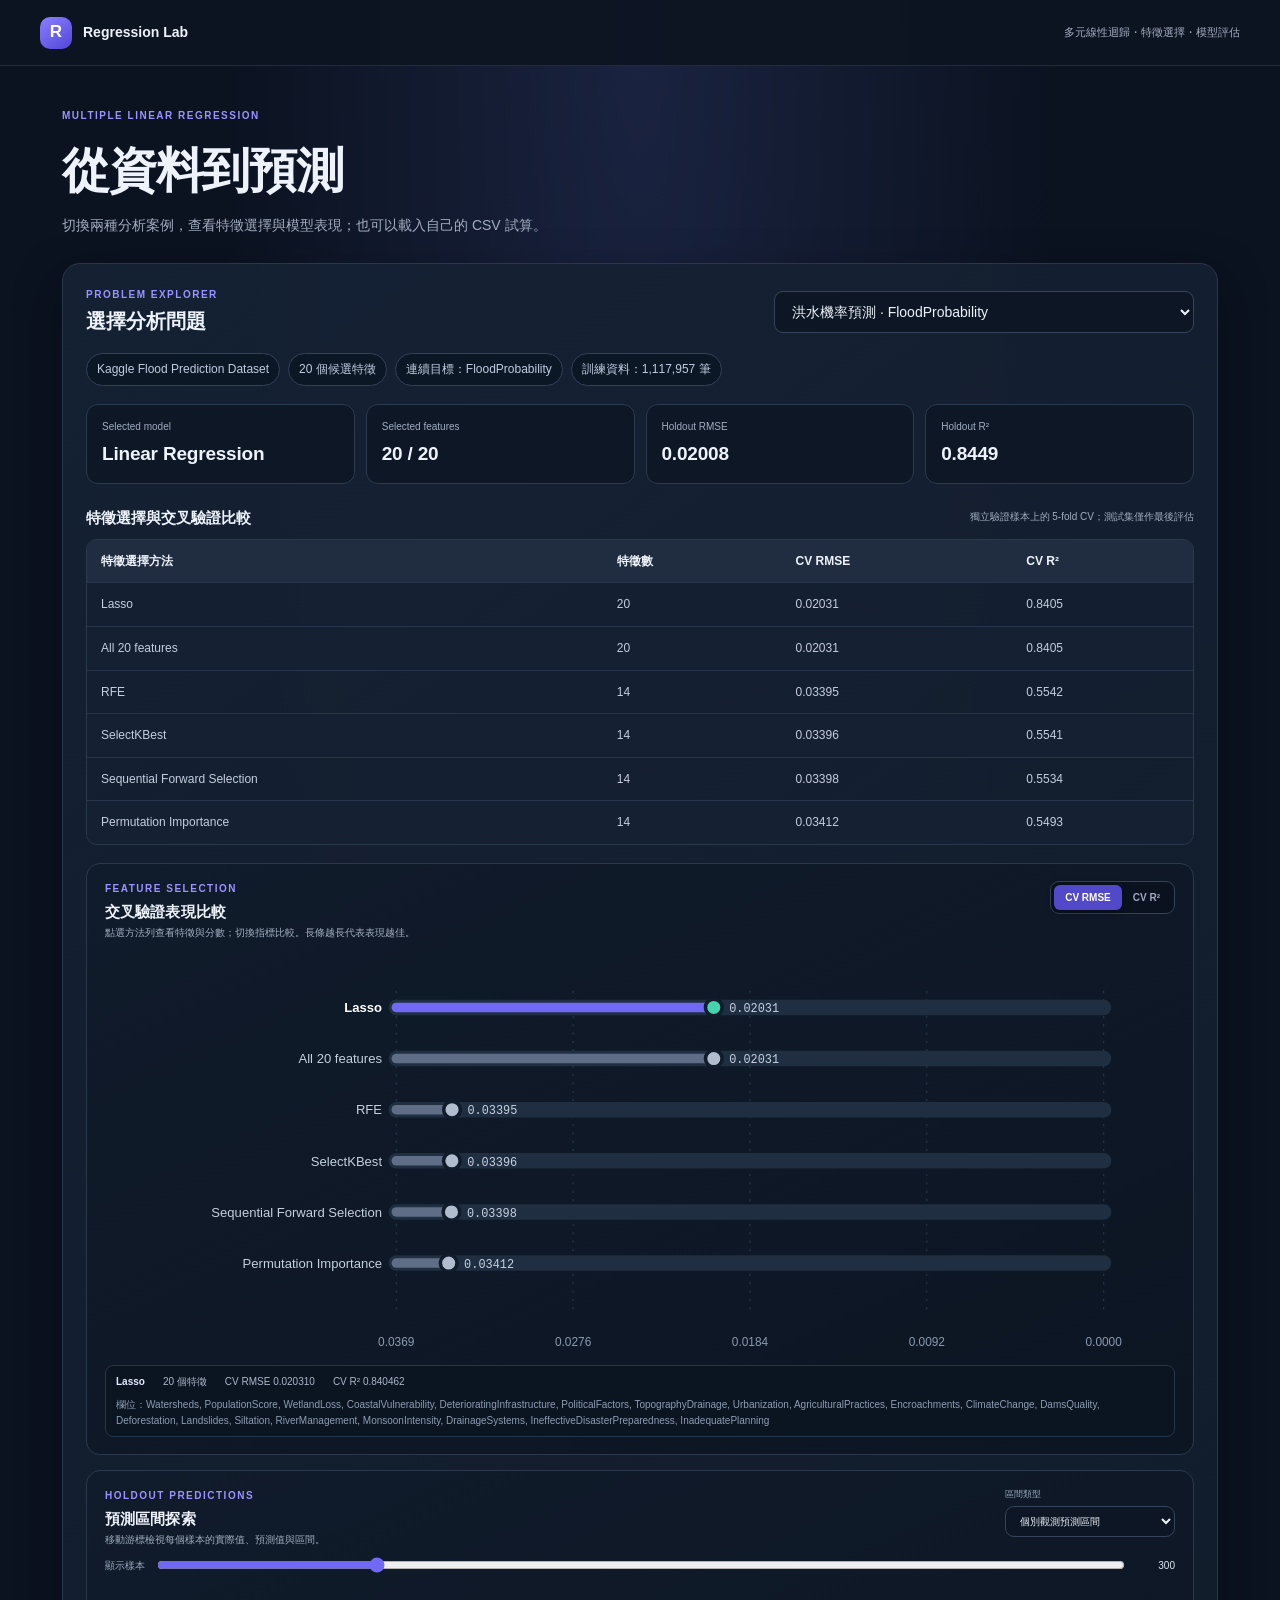
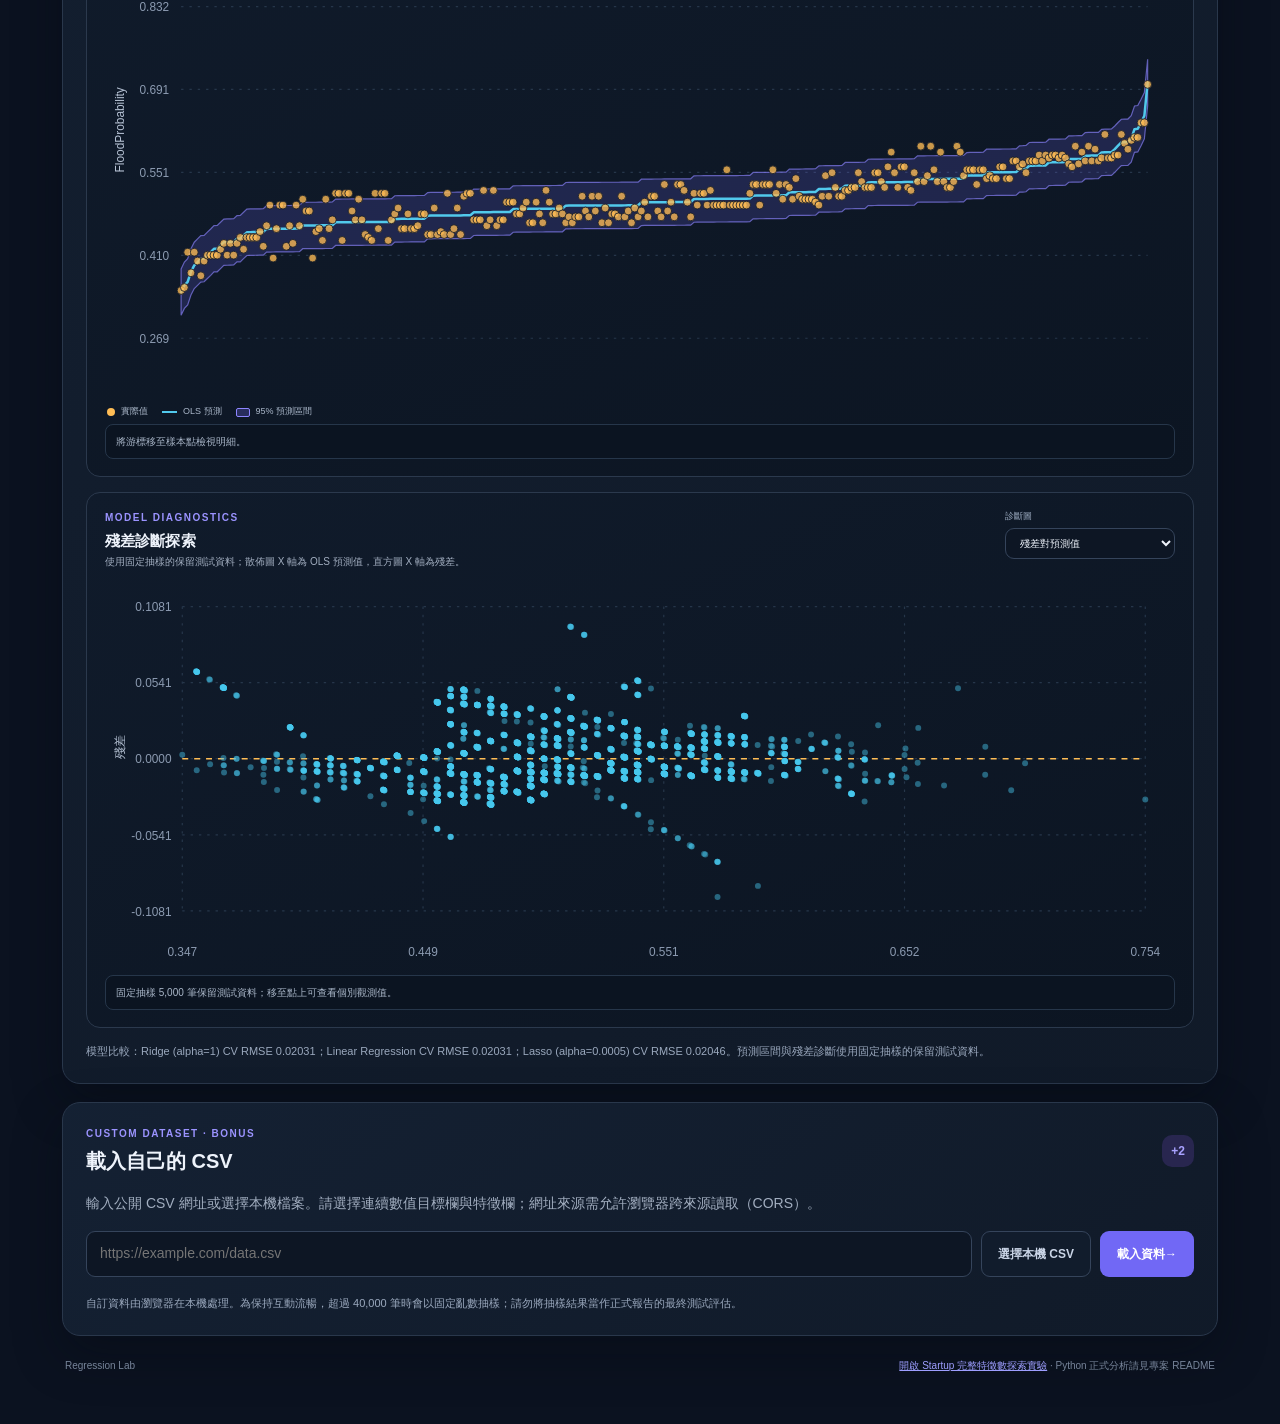
<file: index.html>
<!doctype html>
<html lang="zh-Hant">
<head>
  <meta charset="utf-8">
  <meta name="viewport" content="width=device-width, initial-scale=1">
  <meta name="theme-color" content="#101827">
  <title>Regression Lab｜多元線性迴歸互動分析</title>
  <link rel="stylesheet" href="styles.css">
</head>
<body>
  <header class="topbar">
    <a class="brand" href="#top"><span class="brand-mark">R</span><span>Regression Lab</span></a>
    <span class="top-note">多元線性迴歸・特徵選擇・模型評估</span>
  </header>
  <main id="top">
    <section class="hero">
      <div class="eyebrow">MULTIPLE LINEAR REGRESSION</div>
      <h1>從資料到預測</h1>
      <p>切換兩種分析案例，查看特徵選擇與模型表現；也可以載入自己的 CSV 試算。</p>
    </section>

    <section class="card problem-card">
      <div class="section-heading">
        <div><div class="eyebrow">PROBLEM EXPLORER</div><h2>選擇分析問題</h2></div>
        <label class="select-wrap" for="problem-select"><span class="sr-only">分析問題</span>
          <select id="problem-select">
            <option value="flood">洪水機率預測 · FloodProbability</option>
            <option value="startup">新創公司利潤 · Startup Profit</option>
          </select>
        </label>
      </div>
      <div id="problem-info" class="problem-info"></div>
      <div id="problem-error" class="error" role="alert" hidden></div>
      <div id="precomputed-results" class="precomputed-results" hidden>
        <div id="metric-cards" class="metric-grid"></div>
        <div class="table-heading"><h3>特徵選擇與交叉驗證比較</h3><span id="comparison-note"></span></div>
        <div class="table-wrap"><table><thead id="comparison-head"></thead><tbody id="comparison-body"></tbody></table></div>
        <section id="flood-charts" class="interactive-charts" hidden aria-label="Flood 互動圖表">
          <article class="chart-panel">
            <div class="chart-header"><div><div class="eyebrow">FEATURE SELECTION</div><h3>交叉驗證表現比較</h3><p>點選方法列查看特徵與分數；切換指標比較。長條越長代表表現越佳。</p></div>
              <div class="segmented" role="group" aria-label="選擇評估指標">
                <button type="button" class="active" data-selection-metric="CV RMSE" aria-pressed="true">CV RMSE</button>
                <button type="button" data-selection-metric="CV R2" aria-pressed="false">CV R²</button>
              </div>
            </div>
            <svg id="selection-chart" class="interactive-chart" role="img" aria-label="特徵選擇方法交叉驗證比較圖"></svg>
            <div id="selection-detail" class="chart-detail" aria-live="polite"></div>
          </article>
          <article class="chart-panel">
            <div class="chart-header"><div><div class="eyebrow">HOLDOUT PREDICTIONS</div><h3>預測區間探索</h3><p>移動游標檢視每個樣本的實際值、預測值與區間。</p></div>
              <label class="compact-control">區間類型
                <select id="interval-type"><option value="obs">個別觀測預測區間</option><option value="mean">平均值信賴區間</option></select>
              </label>
            </div>
            <div class="range-row"><label for="interval-count">顯示樣本</label><input id="interval-count" type="range" min="100" max="1000" step="100" value="300"><output id="interval-count-value" for="interval-count">300</output></div>
            <svg id="interval-chart" class="interactive-chart interval-chart" role="img" aria-label="保留測試集預測區間互動圖"></svg>
            <div class="chart-legend"><span><i class="legend-dot actual"></i>實際值</span><span><i class="legend-line predicted"></i>OLS 預測</span><span><i class="legend-band"></i><span id="interval-legend-label">95% 預測區間</span></span></div>
            <div id="interval-detail" class="chart-detail" aria-live="polite">將游標移至樣本點檢視明細。</div>
          </article>
          <article class="chart-panel diagnostic-panel">
              <div class="chart-header"><div><div class="eyebrow">MODEL DIAGNOSTICS</div><h3>殘差診斷探索</h3><p>使用固定抽樣的保留測試資料；散佈圖 X 軸為 OLS 預測值，直方圖 X 軸為殘差。</p></div>
              <label class="compact-control">診斷圖
                <select id="diagnostic-type"><option value="residuals">殘差對預測值</option><option value="scale">尺度位置</option><option value="histogram">殘差分布</option></select>
              </label>
            </div>
            <svg id="diagnostic-chart" class="interactive-chart diagnostic-chart" role="img" aria-label="回歸殘差互動診斷圖"></svg>
            <div id="diagnostic-detail" class="chart-detail" aria-live="polite"></div>
          </article>
        </section>
        <section id="startup-charts" class="interactive-charts" hidden aria-label="Startup 互動圖表">
          <article class="chart-panel">
            <div class="chart-header"><div><div class="eyebrow">STARTUP MODEL COMPARISON</div><h3>五種方法的模型表現</h3><p>點選方法查看入選欄位；切換巢狀交叉驗證或保留測試集指標。</p></div>
              <div class="segmented startup-metrics" role="group" aria-label="選擇 Startup 評估指標">
                <button type="button" class="active" data-startup-metric="Nested CV RMSE" aria-pressed="true">Nested CV RMSE</button>
                <button type="button" data-startup-metric="Nested CV R2" aria-pressed="false">Nested CV R²</button>
                <button type="button" data-startup-metric="Test RMSE" aria-pressed="false">Test RMSE</button>
                <button type="button" data-startup-metric="Test R2" aria-pressed="false">Test R²</button>
              </div>
            </div>
            <svg id="startup-chart" class="interactive-chart" role="img" aria-label="Startup 五種方法模型表現比較圖"></svg>
            <div id="startup-detail" class="chart-detail" aria-live="polite"></div>
          </article>
        </section>
        <p id="method-note" class="note"></p>
      </div>
    </section>

    <section class="card custom-card" id="custom-dataset">
      <div class="section-heading">
        <div><div class="eyebrow">CUSTOM DATASET · BONUS</div><h2>載入自己的 CSV</h2></div>
        <span class="step-badge">+2</span>
      </div>
      <p class="section-copy">輸入公開 CSV 網址或選擇本機檔案。請選擇連續數值目標欄與特徵欄；網址來源需允許瀏覽器跨來源讀取（CORS）。</p>
      <form id="custom-form" class="source-form">
        <label class="sr-only" for="csv-url">CSV 網址</label>
        <input id="csv-url" type="url" placeholder="https://example.com/data.csv">
        <label class="file-button" for="csv-file">選擇本機 CSV</label>
        <input id="csv-file" class="sr-only" type="file" accept=".csv,text/csv">
        <button id="load-button" class="button button-primary" type="submit">載入資料 <span aria-hidden="true">→</span></button>
      </form>
      <div id="custom-error" class="error" role="alert" hidden></div>
      <div id="custom-setup" hidden>
        <div class="dataset-meta" id="dataset-meta"></div>
        <div class="field-config">
          <div><label class="field-label" for="target-select">預測目標</label><select id="target-select"></select></div>
          <div class="feature-control"><div class="field-label">輸入特徵 <span id="feature-count"></span></div><div id="feature-list" class="feature-list"></div></div>
        </div>
        <div class="run-row"><button id="analyze-button" class="button button-primary" type="button">執行迴歸分析</button><span id="custom-status" class="status-text"></span></div>
        <div id="custom-results" hidden>
          <div id="custom-metrics" class="metric-grid"></div>
          <figure class="visual-card custom-chart-card"><canvas id="custom-chart" aria-label="實際值對預測值圖"></canvas><figcaption>保留測試集：實際值與預測值</figcaption></figure>
          <div class="table-heading"><h3>模型係數</h3><span>標準化特徵係數</span></div>
          <div class="table-wrap"><table><thead><tr><th>特徵</th><th>係數</th></tr></thead><tbody id="coefficient-rows"></tbody></table></div>
        </div>
      </div>
      <p class="note">自訂資料由瀏覽器在本機處理。為保持互動流暢，超過 40,000 筆時會以固定亂數抽樣；請勿將抽樣結果當作正式報告的最終測試評估。</p>
    </section>
    <footer><span>Regression Lab</span><span><a href="startup/">開啟 Startup 完整特徵數探索實驗</a> · Python 正式分析請見專案 README</span></footer>
  </main>
  <script src="app.js"></script>
</body>
</html>
</file>
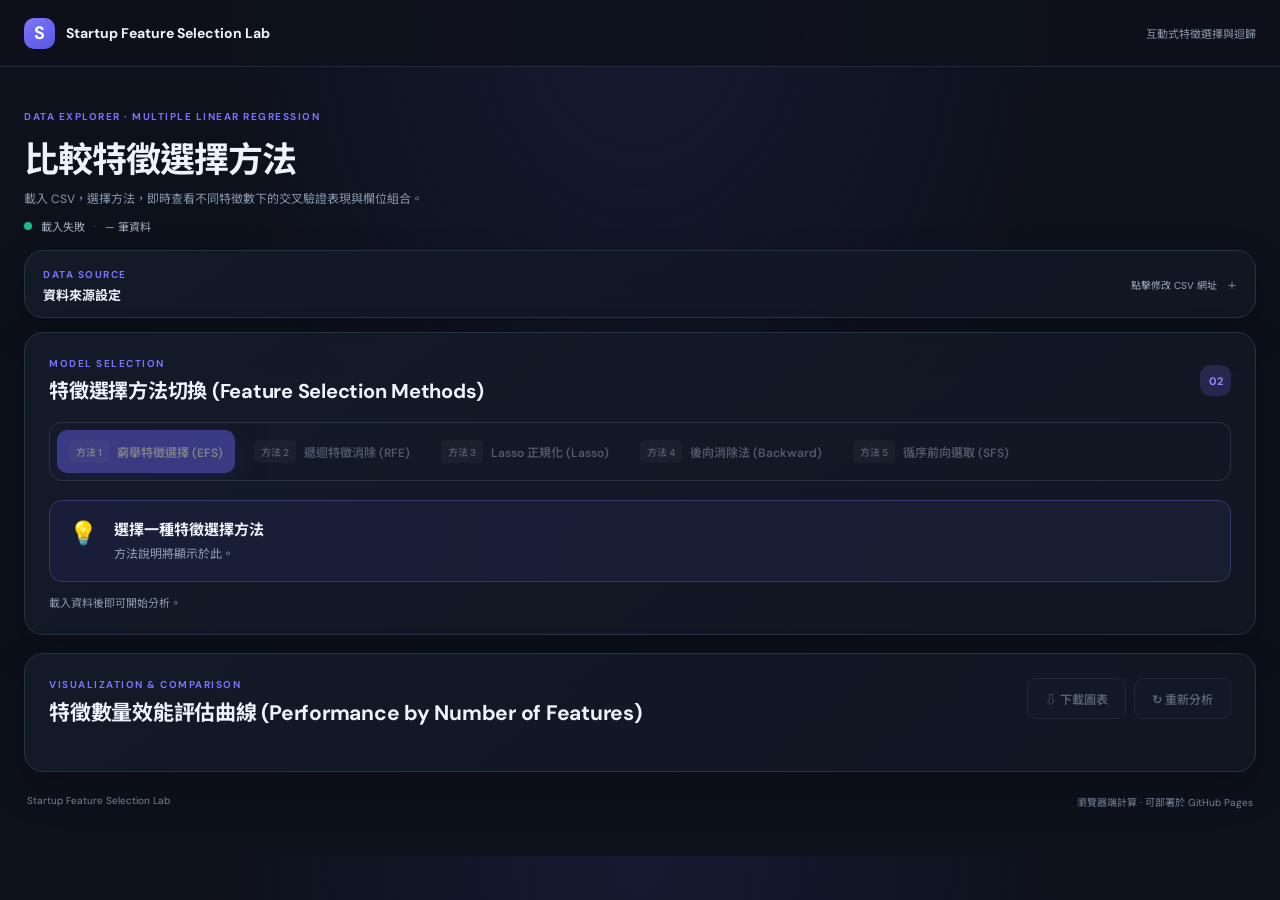
<file: startup/index.html>
<!doctype html>
<html lang="zh-Hant">
<head>
  <meta charset="utf-8">
  <meta name="viewport" content="width=device-width, initial-scale=1">
  <meta name="theme-color" content="#f6f8fc">
  <title>Startup Feature Selection Lab</title>
  <link rel="stylesheet" href="styles.css">
</head>
<body>
  <header class="topbar"><a class="brand" href="#top"><span class="brand-mark">S</span><span>Startup Feature Selection Lab</span></a><span class="top-note">互動式特徵選擇與迴歸</span></header>
  <main id="top">
    <section class="hero"><div class="eyebrow">DATA EXPLORER · MULTIPLE LINEAR REGRESSION</div><h1>比較特徵選擇方法</h1><p>載入 CSV，選擇方法，即時查看不同特徵數下的交叉驗證表現與欄位組合。</p><div class="hero-meta"><span id="status-dot" class="status-dot"></span><span id="status">準備載入資料</span><span class="meta-sep">·</span><span id="row-count">— 筆資料</span></div></section>
    <section class="card source-card"><details id="source-settings"><summary><span><span class="eyebrow">DATA SOURCE</span><strong>資料來源設定</strong></span><span class="source-toggle">點擊修改 CSV 網址　＋</span></summary>
      <form id="source-form" class="source-form"><label class="sr-only" for="csv-url">CSV 網址</label><input id="csv-url" type="url" value="https://raw.githubusercontent.com/Avik-Jain/100-Days-Of-ML-Code/refs/heads/master/datasets/50_Startups.csv" placeholder="貼上可公開存取的 CSV URL" required><button id="load-button" class="button button-primary" type="submit">載入資料 <span aria-hidden="true">→</span></button></form>
      <p class="hint">需要欄位：R&amp;D Spend、Administration、Marketing Spend、State、Profit。網址需允許瀏覽器跨來源讀取（CORS）。</p><div id="error" class="error" role="alert" hidden></div>
      </details>
    </section>
    <section class="card methods-card"><div class="section-heading"><div><div class="eyebrow">MODEL SELECTION</div><h2>特徵選擇方法切換 (Feature Selection Methods)</h2></div><span class="step-badge">02</span></div>
      <div id="method-tabs" class="method-tabs" role="tablist" aria-label="特徵選擇方法"></div>
      <div class="method-explainer"><span class="bulb">💡</span><div><h3 id="method-title">選擇一種特徵選擇方法</h3><p id="method-note">方法說明將顯示於此。</p></div></div>
      <div id="analysis-status" class="analysis-status">載入資料後即可開始分析。</div>
    </section>
    <section class="card results-card">
      <div class="results-header"><div><div class="eyebrow">VISUALIZATION &amp; COMPARISON</div><h2>特徵數量效能評估曲線 (Performance by Number of Features)</h2></div><div class="header-actions"><button id="download-chart" class="button button-secondary" type="button" disabled>⇩ 下載圖表</button><button id="run-button" class="button button-secondary" type="button" disabled>↻ 重新分析</button></div></div>
      <div id="results" hidden>
        <div class="chart-grid"><section class="chart-panel"><div class="chart-title-row"><h3>RMSE by Number of Features</h3><span class="good-pill green">越低越好 (Lower is better)</span></div><canvas id="rmse-chart" aria-label="RMSE 對特徵數折線圖"></canvas></section><section class="chart-panel"><div class="chart-title-row"><h3>R-squared by Number of Features</h3><span class="good-pill cyan">越高越好 (Higher is better)</span></div><canvas id="r2-chart" aria-label="R-squared 對特徵數折線圖"></canvas></section></div>
        <div class="table-heading"><h3>Feature Selection Results (特徵選擇成果摘要表)</h3><span id="cv-caption">4-fold CV · 80% training split</span></div>
        <div class="table-wrap result-table-wrap"><table><thead><tr><th>Number of Features</th><th>Selected Features</th><th>RMSE</th><th>R-squared</th></tr></thead><tbody id="result-rows"></tbody></table></div>
        <p id="best-summary" class="best-result"></p>
        <p class="evaluation-note">圖表比照 Python 的 feature-count 圖，顯示 random_state=42 的 80/20 切分後，訓練集上的 4-fold CV 探索結果。部分方法用同一組 CV 資料選特徵或 alpha 並評分，因此分數可能偏樂觀，不能當成無偏的最終泛化表現。正式比較請參考 Python 的 nested CV 結果，或對每個特徵數另做 nested CV。</p>
      </div>
    </section>
    <footer><span>Startup Feature Selection Lab</span><span>瀏覽器端計算 · 可部署於 GitHub Pages</span></footer>
  </main>
  <script src="app.js"></script>
</body>
</html>
</file>
<file: styles.css>
:root{color-scheme:dark;--bg:#0b1220;--card:#121d2d;--panel:#0e1725;--line:#29374b;--ink:#eef3fb;--muted:#a2aec0;--blue:#7168f5;--cyan:#37bfe8;--green:#26c99b;--amber:#ffbd55;--shadow:0 18px 48px #050a1266}
*{box-sizing:border-box}html{scroll-behavior:smooth}body{margin:0;background:radial-gradient(ellipse at 50% 0%,#1a2340 0,transparent 46%),var(--bg);color:var(--ink);font:14px/1.55 -apple-system,BlinkMacSystemFont,"Noto Sans TC",sans-serif}.topbar{height:66px;padding:0 max(calc((100vw - 1200px)/2),22px);display:flex;align-items:center;justify-content:space-between;background:#0d1421e8;border-bottom:1px solid #202c3e}.brand{display:flex;align-items:center;gap:11px;color:var(--ink);text-decoration:none;font-weight:750}.brand-mark{width:32px;height:32px;border-radius:10px;background:linear-gradient(145deg,#8b80ff,#5046d7);display:grid;place-items:center;color:white;font-size:17px}.top-note{font-size:11px;color:var(--muted)}main{max-width:1200px;margin:auto;padding:42px 22px 28px}.hero{padding:0 0 26px}.eyebrow{font-size:10px;letter-spacing:1.5px;font-weight:750;color:#9b93ff;text-transform:uppercase}.hero h1{font-size:clamp(32px,5vw,48px);letter-spacing:-1.2px;margin:10px 0 7px}.hero p,.section-copy{color:var(--muted);margin:0}.card{background:linear-gradient(145deg,#152134f5,#111a29f5);border:1px solid #29374b;border-radius:18px;padding:23px;box-shadow:var(--shadow)}.custom-card{margin-top:18px}.section-heading,.table-heading,.run-row{display:flex;align-items:center;justify-content:space-between;gap:14px}.section-heading{margin-bottom:16px}.section-heading h2{font-size:20px;margin:4px 0 0}.select-wrap select,select,input[type=url]{background:#0d1624;color:var(--ink);border:1px solid #35445b;border-radius:9px;padding:11px 13px;font:inherit}.select-wrap select{min-width:min(420px,55vw)}select:focus,input:focus-visible,button:focus-visible,.file-button:focus-visible{outline:2px solid #918aff;outline-offset:2px}.problem-info{display:flex;gap:8px;flex-wrap:wrap;color:#c1cbe0;font-size:12px;margin:0 0 12px}.info-pill{border:1px solid #33425a;background:#0c1725;padding:6px 10px;border-radius:30px}.step-badge{width:32px;height:32px;border-radius:10px;background:#28264f;color:#a9a2ff;display:grid;place-items:center;font-size:12px;font-weight:800}.precomputed-results{margin-top:18px}.metric-grid{display:grid;grid-template-columns:repeat(4,minmax(0,1fr));gap:11px;margin:16px 0 20px}.metric{padding:14px 15px;border:1px solid #2b3a4f;background:#0d1726;border-radius:12px}.metric span{display:block;color:var(--muted);font-size:10px}.metric strong{display:block;font-size:19px;margin-top:5px;letter-spacing:-.2px}.table-heading{margin:22px 0 10px}.table-heading h3{font-size:15px;margin:0}.table-heading span{font-size:10px;color:var(--muted)}.table-wrap{overflow:auto;border:1px solid #2b394d;border-radius:11px}table{border-collapse:collapse;width:100%;font-size:12px}th,td{text-align:left;padding:12px 14px;border-bottom:1px solid #263449;vertical-align:top}th{background:#202c40;color:#eef3fb;white-space:nowrap}td{color:#c5cede}tbody tr:nth-child(even){background:#152033}tbody tr:last-child td{border-bottom:0}.visual-grid{display:grid;grid-template-columns:1fr 1fr;gap:13px;margin-top:17px}.visual-card{margin:0;min-width:0;border:1px solid #2b394d;border-radius:13px;background:#0d1726;padding:11px}.visual-card img{display:block;width:100%;height:auto;border-radius:7px}.visual-card figcaption{padding:8px 3px 1px;font-size:10px;color:var(--muted)}.note{font-size:11px;color:#9aa8bd;line-height:1.65;margin:14px 0 0}.source-form{display:grid;grid-template-columns:minmax(200px,1fr) auto auto;gap:9px;margin:17px 0}.source-form input[type=url]{min-width:0}.button,.file-button{min-height:42px;border:1px solid transparent;border-radius:9px;padding:0 16px;display:inline-flex;align-items:center;justify-content:center;white-space:nowrap;font-family:inherit;font-size:12px;font-weight:650;cursor:pointer;text-decoration:none}.button-primary{background:var(--blue);color:white}.button-primary:hover{background:#8179ff}.button:disabled{opacity:.5;cursor:wait}.file-button{border-color:#35445b;background:#111c2c;color:#cad5e7}.file-button:hover{border-color:#8179ff}.error{margin-top:10px;padding:11px 13px;background:#3a2029;color:#ffc3c6;border:1px solid #71404c;border-radius:9px;font-size:12px}.dataset-meta{font-size:11px;color:#c1cbe0;padding:10px 12px;background:#0e1929;border:1px solid #2b3a4f;border-radius:9px}.field-config{display:grid;grid-template-columns:240px 1fr;gap:18px;margin-top:15px}.field-label{display:block;font-size:11px;font-weight:750;color:#dce4f2;margin-bottom:7px}.feature-control .field-label span{color:var(--muted);font-weight:400}.feature-list{display:grid;grid-template-columns:repeat(3,minmax(0,1fr));gap:6px;max-height:210px;overflow:auto;border:1px solid #2b3a4f;border-radius:10px;background:#0d1726;padding:10px}.feature-option{display:flex;gap:7px;align-items:flex-start;font-size:11px;color:#c3cede;padding:4px}.feature-option input{accent-color:var(--blue);margin:2px 0 0}.run-row{justify-content:flex-start;margin-top:13px}.status-text{font-size:11px;color:var(--muted)}.custom-chart-card{margin-top:15px}.custom-chart-card canvas{display:block;width:100%;height:300px}.custom-chart-card figcaption{padding-top:8px}.sr-only{position:absolute;width:1px;height:1px;padding:0;margin:-1px;overflow:hidden;clip:rect(0,0,0,0);white-space:nowrap;border:0}footer{display:flex;justify-content:space-between;gap:12px;padding:22px 3px;color:#77859a;font-size:10px}
@media(max-width:850px){.metric-grid{grid-template-columns:repeat(2,minmax(0,1fr))}.visual-grid{grid-template-columns:1fr}.feature-list{grid-template-columns:repeat(2,minmax(0,1fr))}.field-config{grid-template-columns:1fr}.top-note{display:none}}
@media(max-width:600px){main{padding:28px 12px 20px}.topbar{padding:0 14px}.card{padding:16px;border-radius:14px}.section-heading{align-items:flex-start;flex-direction:column}.select-wrap,.select-wrap select{width:100%;min-width:0}.source-form{grid-template-columns:1fr}.file-button,.source-form .button{width:100%}.metric-grid{gap:7px}.metric{padding:11px}.metric strong{font-size:16px}.table-heading{align-items:flex-start;flex-direction:column;gap:5px}th,td{padding:10px;font-size:10px}.feature-list{grid-template-columns:1fr}.run-row{align-items:flex-start;flex-direction:column}footer{flex-direction:column}}

/* Interactive Flood analytics */
#flood-charts[hidden],#startup-charts[hidden]{display:none}
.interactive-charts{display:grid;gap:15px;margin-top:18px}
.chart-panel{min-width:0;padding:17px 18px;border:1px solid #2b394d;border-radius:14px;background:linear-gradient(155deg,#101b2b,#0c1522)}
.chart-header{display:flex;align-items:flex-start;justify-content:space-between;gap:16px;margin-bottom:8px}
.chart-header h3{margin:3px 0 2px;font-size:15px;letter-spacing:.1px}
.chart-header p{margin:0;color:var(--muted);font-size:10px}
.segmented{display:flex;padding:3px;border:1px solid #33425a;border-radius:9px;background:#09121e;flex-shrink:0}
.segmented button{padding:7px 11px;border:0;border-radius:6px;background:transparent;color:#9daac0;font-family:inherit;font-size:10px;font-weight:600;cursor:pointer}
.segmented button.active{background:#5149c8;color:white;box-shadow:0 2px 8px #060a1455}
.startup-metrics{flex-wrap:wrap;justify-content:flex-end;max-width:360px}
.segmented button:focus-visible,.selection-row:focus .selection-point{outline:2px solid #b2adff;outline-offset:3px}
.compact-control{display:grid;gap:4px;color:#98a7bc;font-size:9px;white-space:nowrap}
.compact-control select{min-width:170px;padding:8px 10px;font-size:10px}
.interactive-chart{display:block;width:100%;height:auto;overflow:visible}
.interval-chart{margin-top:3px}
.grid-line{stroke:#26364a;stroke-width:1;stroke-dasharray:2 5}
.axis-label{fill:#8c9bb1;font:10px -apple-system,BlinkMacSystemFont,"Noto Sans TC",sans-serif}
.axis-title{fill:#b6c2d4;font:10px -apple-system,BlinkMacSystemFont,"Noto Sans TC",sans-serif}
.row-label{fill:#c5d0df;font:11px -apple-system,BlinkMacSystemFont,"Noto Sans TC",sans-serif}
.bar-value{fill:#c7d3e3;font:10px ui-monospace,SFMono-Regular,Menlo,monospace}
.bar-track{stroke:#202e41;stroke-width:13;stroke-linecap:round}
.selection-bar{stroke:#5f6d86;stroke-width:8;stroke-linecap:round;transition:stroke .15s,opacity .15s}
.selection-point{fill:#b1bdce;stroke:#101b2b;stroke-width:3;transition:fill .15s,r .15s}
.selection-row{cursor:pointer}
.selection-row:hover .selection-bar,.selection-row.selected .selection-bar{stroke:#7168f5}
.selection-row.selected .selection-point,.selection-row.best .selection-point{fill:#47d2ad}
.selection-row.selected .row-label{fill:#fff;font-weight:700}
.selection-row:focus{outline:none}
.selection-row:focus .selection-point{stroke:#fff;stroke-width:2}
.chart-detail{display:flex;align-items:center;flex-wrap:wrap;gap:8px 18px;min-height:35px;margin-top:5px;padding:8px 10px;border:1px solid #26364a;border-radius:8px;background:#0b1421;color:#aab7c9;font-size:10px}
.chart-detail strong{color:#e4eafd}.selection-features{flex-basis:100%;color:#8e9db3}
.range-row{display:flex;align-items:center;gap:10px;margin:8px 0 0;color:#9eacc0;font-size:10px}
.range-row input{flex:1;accent-color:#7168f5}
.range-row output{min-width:38px;color:#e0e7f3;text-align:right;font-variant-numeric:tabular-nums}
.interval-band{fill:#7168f5;fill-opacity:.19;stroke:#8d85ff;stroke-opacity:.65;stroke-width:1}
.prediction-line{fill:none;stroke:#51c9ec;stroke-width:2.1;stroke-linejoin:round;stroke-linecap:round}
.actual-point{fill:#ffbd55;fill-opacity:.78;stroke:#111a28;stroke-width:.7;cursor:crosshair}
.actual-point:hover,.actual-point:focus{fill:#fff;fill-opacity:1;stroke:#ffbd55;stroke-width:2;outline:none}
.chart-legend{display:flex;flex-wrap:wrap;gap:14px;margin:5px 2px;color:#aab7c9;font-size:9px}
.chart-legend span{display:inline-flex;align-items:center;gap:6px}
.legend-dot{width:8px;height:8px;border-radius:50%;display:inline-block}
.legend-dot.actual{background:#ffbd55}
.legend-line{width:15px;height:2px;display:inline-block;background:#51c9ec}
.legend-band{width:14px;height:9px;display:inline-block;border:1px solid #8d85ff;background:#7168f544;border-radius:2px}
.diagnostic-panel{margin-top:0}
.diagnostic-point{fill:#48c8ed;fill-opacity:.45}
.zero-line{stroke:#ffbd55;stroke-width:1.2;stroke-dasharray:5 5}
.hist-bar{fill:#7168f5;fill-opacity:.8;stroke:#a29cff;stroke-width:.5}
@media(max-width:650px){.chart-panel{padding:13px 11px}.chart-header{flex-direction:column;align-items:stretch}.compact-control select{width:100%}.segmented{align-self:flex-start}.startup-metrics{max-width:100%;justify-content:flex-start}.axis-label{font-size:9px}.row-label{font-size:10px}.bar-value{font-size:9px}.chart-detail{gap:5px 10px}}
</file>
<file: startup/styles.css>
@import url('https://fonts.googleapis.com/css2?family=DM+Sans:wght@400;500;600;700&family=Noto+Sans+TC:wght@400;500;600;700;800&display=swap');
:root{--bg:#0d111b;--panel:#121825;--panel2:#171f30;--line:#283244;--ink:#edf2fb;--muted:#8996ac;--blue:#6965f3;--blue-soft:#24284a;--green:#19bd88;--cyan:#24b9ee;--shadow:0 16px 42px rgba(0,0,0,.2)}
*{box-sizing:border-box}html{scroll-behavior:smooth}body{margin:0;background:radial-gradient(ellipse at 50% 0%,#161a31 0,transparent 48%),var(--bg);color:var(--ink);font:14px 'DM Sans','Noto Sans TC',sans-serif}.topbar{height:67px;padding:0 max(calc((100vw - 1300px)/2),24px);display:flex;align-items:center;justify-content:space-between;background:rgba(13,17,27,.8);border-bottom:1px solid #202a3a}.brand{display:flex;align-items:center;gap:11px;color:var(--ink);text-decoration:none;font-size:14px;font-weight:700}.brand-mark{width:31px;height:31px;border-radius:10px;background:linear-gradient(145deg,#8076ff,#5556df);display:grid;place-items:center;color:white;font-size:18px}.top-note{font-size:11px;color:var(--muted)}main{max-width:1300px;margin:auto;padding:43px 24px 25px}.hero{padding:4px 0 25px}.eyebrow{font-size:10px;letter-spacing:1.5px;font-weight:700;color:#7773ff;text-transform:uppercase}.hero h1{font-size:clamp(29px,4vw,42px);letter-spacing:-1px;margin:12px 0 9px}.hero>p{font-size:14px;color:var(--muted);margin:0}.hero-meta{display:flex;align-items:center;gap:9px;margin-top:18px;color:#a4b0c3;font-size:11px}.status-dot{width:8px;height:8px;border-radius:50%;background:var(--green)}.status-dot.loading{background:#ffb336;animation:pulse 1s infinite}@keyframes pulse{50%{opacity:.35}}.meta-sep{color:#526077}.card{background:linear-gradient(145deg,rgba(19,26,40,.96),rgba(16,22,34,.96));border:1px solid #273143;border-radius:19px;padding:24px;box-shadow:var(--shadow)}.source-card{margin-bottom:18px}.section-heading,.results-header{display:flex;align-items:center;justify-content:space-between;gap:16px}.section-heading{margin-bottom:18px}.section-heading h2,.results-header h2{font-size:20px;margin:5px 0 0;letter-spacing:-.25px}.step-badge{width:31px;height:31px;border-radius:10px;background:#25274d;color:#8c8aff;font-size:11px;font-weight:700;display:grid;place-items:center}.source-form{display:flex;gap:10px}.source-form input{flex:1;min-width:0;padding:12px 14px;border:1px solid var(--line);border-radius:9px;background:#0e1420;color:var(--ink);font:inherit}.source-form input:focus,.method-tab:focus-visible,.button:focus-visible{outline:2px solid #817cff;outline-offset:2px}.button{border:1px solid transparent;border-radius:9px;padding:0 17px;min-height:41px;font:600 12px 'DM Sans','Noto Sans TC',sans-serif;cursor:pointer;white-space:nowrap}.button-primary{background:var(--blue);color:#fff}.button-primary:hover{background:#7975ff}.button-secondary{color:#aab6ca;border-color:#303a4d;background:#151d2b}.button-secondary:hover{border-color:#6965f3;color:#eee}.button:disabled{opacity:.48;cursor:wait}.hint{font-size:10px;color:#8390a6;line-height:1.7;margin:10px 0 0}.error{margin-top:12px;padding:11px 13px;color:#ffb5b5;background:#3a2028;border:1px solid #673440;border-radius:8px;font-size:12px}.method-tabs{display:flex;align-items:center;gap:7px;padding:7px;border:1px solid #2a3344;border-radius:13px;overflow-x:auto;scrollbar-width:thin;scrollbar-color:#3b4560 transparent}.method-tab{display:flex;align-items:center;gap:8px;white-space:nowrap;border:0;border-radius:10px;background:transparent;color:#9ba8bd;padding:10px 12px;font:600 12px 'DM Sans','Noto Sans TC',sans-serif;cursor:pointer;transition:.15s}.method-tab:hover{background:#1d2636;color:#e9eef8}.method-tab.active{background:var(--blue);color:white;box-shadow:0 7px 22px #4e4be34c}.method-tab:disabled{opacity:.45;cursor:wait}.method-number{background:#ffffff14;border-radius:5px;padding:4px 7px;font-size:10px}.method-explainer{display:flex;gap:16px;align-items:flex-start;margin-top:19px;padding:17px 19px;border:1px solid #343970;border-radius:13px;background:linear-gradient(105deg,#191e38,#171e30)}.bulb{font-size:23px}.method-explainer h3{margin:0 0 5px;font-size:15px}.method-explainer p{margin:0;color:#93a0b7;line-height:1.6;font-size:12px}.analysis-status{font-size:11px;color:#8f9bb0;margin-top:12px}.analysis-status.working{color:#ffc25a}.results-card{margin-top:18px}.results-header{align-items:flex-start;margin-bottom:20px}.results-header h2{font-size:21px}.chart-grid{display:grid;grid-template-columns:1fr 1fr;gap:20px}.chart-panel{border:1px solid #2a3446;border-radius:15px;background:#131a28;padding:18px 19px 13px;min-width:0}.chart-title-row{display:flex;align-items:center;justify-content:space-between;gap:9px;min-height:32px}.chart-title-row h3{font-size:14px;margin:0}.good-pill{white-space:nowrap;font-size:10px;font-weight:700;padding:7px 10px;border-radius:30px}.good-pill.green{color:#31d5a4;background:#103b37}.good-pill.cyan{color:#36c8ef;background:#103443}.chart-panel canvas{display:block;width:100%;height:310px;margin-top:11px}.table-heading{display:flex;justify-content:space-between;align-items:center;margin:25px 0 12px}.table-heading h3{font-size:16px;margin:0}.table-heading span{font-size:10px;color:var(--muted)}.table-wrap{overflow:auto;border:1px solid #293345;border-radius:10px}table{border-collapse:collapse;width:100%;font-size:12px;white-space:nowrap}th{text-align:left;background:#222b3d;color:#e6ebf5;font-weight:700}td,th{padding:14px 16px;border-bottom:1px solid #283143}td{color:#c3ccda}tbody tr:nth-child(even){background:#171e2c}tbody tr:last-child td{border-bottom:0}tbody tr.optimal{background:#103b35}tr.optimal td{color:#26d6a1;font-weight:700}.optimal-badge{display:inline-block;margin-left:7px;padding:4px 7px;background:#1bd399;color:#071711;border-radius:5px;font-size:9px}.best-result{padding:12px 14px;margin:13px 0 0;border:1px solid #244b46;border-radius:9px;color:#54d7ae;background:#102c2b;font-size:11px}footer{display:flex;justify-content:space-between;padding:22px 3px;color:#758198;font-size:10px}.sr-only{position:absolute;width:1px;height:1px;padding:0;margin:-1px;overflow:hidden;clip:rect(0,0,0,0);white-space:nowrap;border:0}[hidden]{display:none!important}
@media(max-width:900px){.method-tabs{align-items:stretch}.method-tab{flex-direction:column;align-items:flex-start;gap:5px}.chart-panel canvas{height:260px}}@media(max-width:650px){main{padding:32px 13px 22px}.topbar{padding:0 14px}.top-note{display:none}.card{padding:17px;border-radius:15px}.source-form{flex-direction:column}.source-form .button{width:100%}.method-tabs{gap:3px;padding:5px}.method-tab{padding:8px 10px;font-size:10px}.method-number{font-size:9px}.method-explainer{padding:14px}.chart-grid{grid-template-columns:1fr;gap:12px}.chart-panel canvas{height:245px}.results-header h2{font-size:17px}.results-header .button{padding:0 11px}.table-heading{align-items:flex-start;gap:10px;flex-direction:column}.table-heading h3{font-size:14px}td,th{padding:11px 12px;font-size:10px}footer{gap:9px;flex-direction:column}}
.header-actions{display:flex;gap:8px;flex-shrink:0}
.evaluation-note{color:#8794a9;font-size:10px;line-height:1.7;margin:12px 0 0}
.chart-grid{grid-template-columns:repeat(2,minmax(0,1fr))}.chart-panel{min-width:0;overflow:hidden}.chart-panel canvas{max-width:100%}
.hero{padding:0 0 16px}.hero h1{font-size:clamp(27px,3vw,35px);margin:8px 0 6px}.hero>p{font-size:12px}.hero-meta{margin-top:11px}.source-card{padding:13px 18px;margin-bottom:14px}.source-card details>summary{display:flex;justify-content:space-between;align-items:center;gap:15px;list-style:none;cursor:pointer}.source-card details>summary::-webkit-details-marker{display:none}.source-card details>summary strong{display:block;color:var(--ink);font-size:13px;margin-top:3px}.source-toggle{color:#9ba8bd;font-size:10px}.source-card details[open] .source-toggle{color:#8c88ff}.source-form{margin-top:12px}.source-card .hint{margin-top:7px}.source-form input{padding:10px 13px}
</file>
